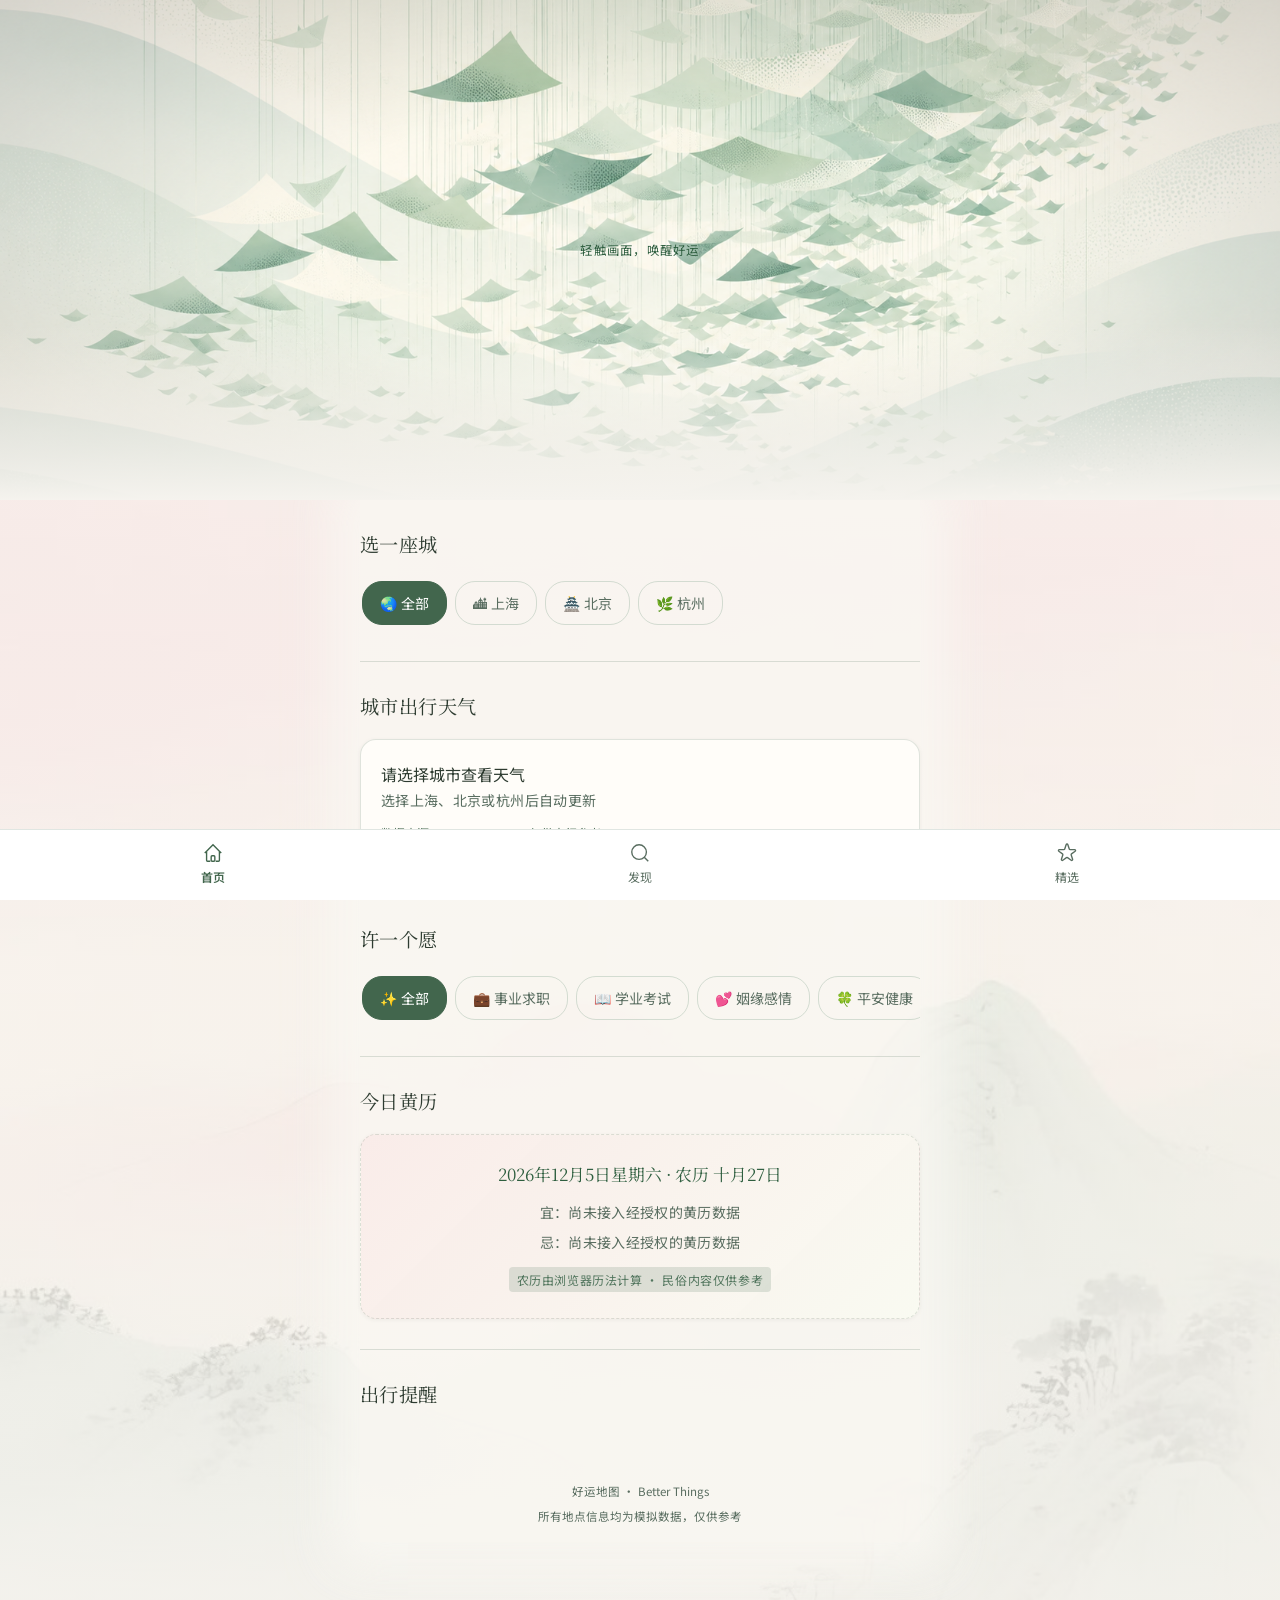
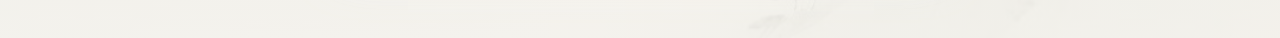
<file: index.html>
<!DOCTYPE html>
<html lang="zh-CN">
<head>
  <meta charset="UTF-8">
  <meta name="viewport" content="width=device-width, initial-scale=1.0, viewport-fit=cover">
  <title>好运地图 · Better Things</title>
  <link rel="stylesheet" href="https://fonts.googleapis.com/css2?family=ZCOOL+XiaoWei&family=Noto+Serif+SC:wght@300;400;700&family=Noto+Sans+SC:wght@300;400&display=swap">
  <link rel="stylesheet" href="css/style.css">
</head>
<body>

  <!-- ═══ Hero: integrated from demo-intro.html ═══ -->
  <section class="hero" id="hero">
    <div class="hero-bg"></div>
    <div class="hero-vignette"></div>
    <div class="hero-fade"></div>
    <div class="hero-content">
      <p class="tap-hint">轻触画面，唤醒好运</p>
    </div>
  </section>

  <!-- ═══ Main Content ═══ -->
  <div class="page-wrapper">
    <div class="container">

      <!-- 选城市 -->
      <section class="section reveal" id="citySection">
        <h2 class="section-title">选一座城</h2>
        <div class="chip-row" id="cityChips"></div>
      </section>

      <!-- 实时出行天气：保留原有 Hero 与页面样式 -->
      <section class="section reveal" id="weatherSection">
        <h2 class="section-title">城市出行天气</h2>
        <div class="card" id="weatherCard" aria-live="polite">
          <p id="weatherTitle">请选择城市查看天气</p>
          <p id="weatherDetails" class="almanac-row">选择上海、北京或杭州后自动更新</p>
          <p id="weatherUpdated" class="text-sage" style="font-size:.75rem;margin-top:8px;">数据来源：Open-Meteo · 仅供出行参考</p>
        </div>
      </section>

      <!-- 选愿望 -->
      <section class="section reveal" id="wishSection">
        <h2 class="section-title">许一个愿</h2>
        <div class="chip-row" id="wishChips"></div>
      </section>

      <!-- 推荐地点 -->
      <section class="section reveal" id="recommendSection" style="display:none;">
        <div style="display:flex;align-items:center;justify-content:space-between;">
          <h2 class="section-title" style="margin-bottom:0;">为你推荐</h2>
          <a href="discover.html" class="text-sage" style="font-size:0.82rem;">查看更多 →</a>
        </div>
        <div id="recommendList" class="mt-16"></div>
      </section>

      <!-- 今日黄历占位 -->
      <section class="section reveal">
        <h2 class="section-title">今日黄历</h2>
        <div class="card almanac-card">
          <p class="almanac-date" id="almanacDate"></p>
          <p class="almanac-row" id="almanacYi"></p>
          <p class="almanac-row" id="almanacJi"></p>
          <p class="almanac-row" id="lunarReminder" style="display:none;"></p>
          <p class="mock-badge mt-8" id="almanacSource">农历由浏览器历法计算 · 宜忌尚未接入</p>
        </div>
      </section>

      <!-- 最新出行提醒 -->
      <section class="section reveal">
        <h2 class="section-title">出行提醒</h2>
        <div id="travelTips"></div>
      </section>

      <!-- Footer -->
      <footer style="text-align:center;padding:24px 0 16px;color:var(--ink-muted);font-size:0.72rem;">
        <p>好运地图 · Better Things</p>
        <p style="margin-top:4px;">所有地点信息均为模拟数据，仅供参考</p>
      </footer>

    </div>
  </div>

  <!-- ═══ Tab Bar ═══ -->
  <nav class="tab-bar">
    <a href="index.html" class="tab-item active">
      <svg viewBox="0 0 24 24" fill="none" stroke="currentColor"><path d="M3 12l2-2m0 0l7-7 7 7M5 10v10a1 1 0 001 1h3m10-11l2 2m-2-2v10a1 1 0 01-1 1h-3m-4 0a1 1 0 01-1-1v-4a1 1 0 011-1h2a1 1 0 011 1v4a1 1 0 01-1 1h-2z"/></svg>
      <span>首页</span>
    </a>
    <a href="discover.html" class="tab-item">
      <svg viewBox="0 0 24 24" fill="none" stroke="currentColor"><circle cx="11" cy="11" r="8"/><path d="M21 21l-4.35-4.35"/></svg>
      <span>发现</span>
    </a>
    <a href="weekly.html" class="tab-item">
      <svg viewBox="0 0 24 24" fill="none" stroke="currentColor"><path d="M11.049 2.927c.3-.921 1.603-.921 1.902 0l1.519 4.674a1 1 0 00.95.69h4.915c.969 0 1.371 1.24.588 1.81l-3.976 2.888a1 1 0 00-.363 1.118l1.518 4.674c.3.922-.755 1.688-1.538 1.118l-3.976-2.888a1 1 0 00-1.176 0l-3.976 2.888c-.783.57-1.838-.197-1.538-1.118l1.518-4.674a1 1 0 00-.363-1.118l-3.976-2.888c-.784-.57-.38-1.81.588-1.81h4.914a1 1 0 00.951-.69l1.519-4.674z"/></svg>
      <span>精选</span>
    </a>
  </nav>

  <script src="js/data.js"></script>
  <script src="js/app.js"></script>
  <script src="js/live-data.js"></script>
  <script src="js/calendar.js"></script>
  <script src="js/index.js"></script>
</body>
</html>
</file>
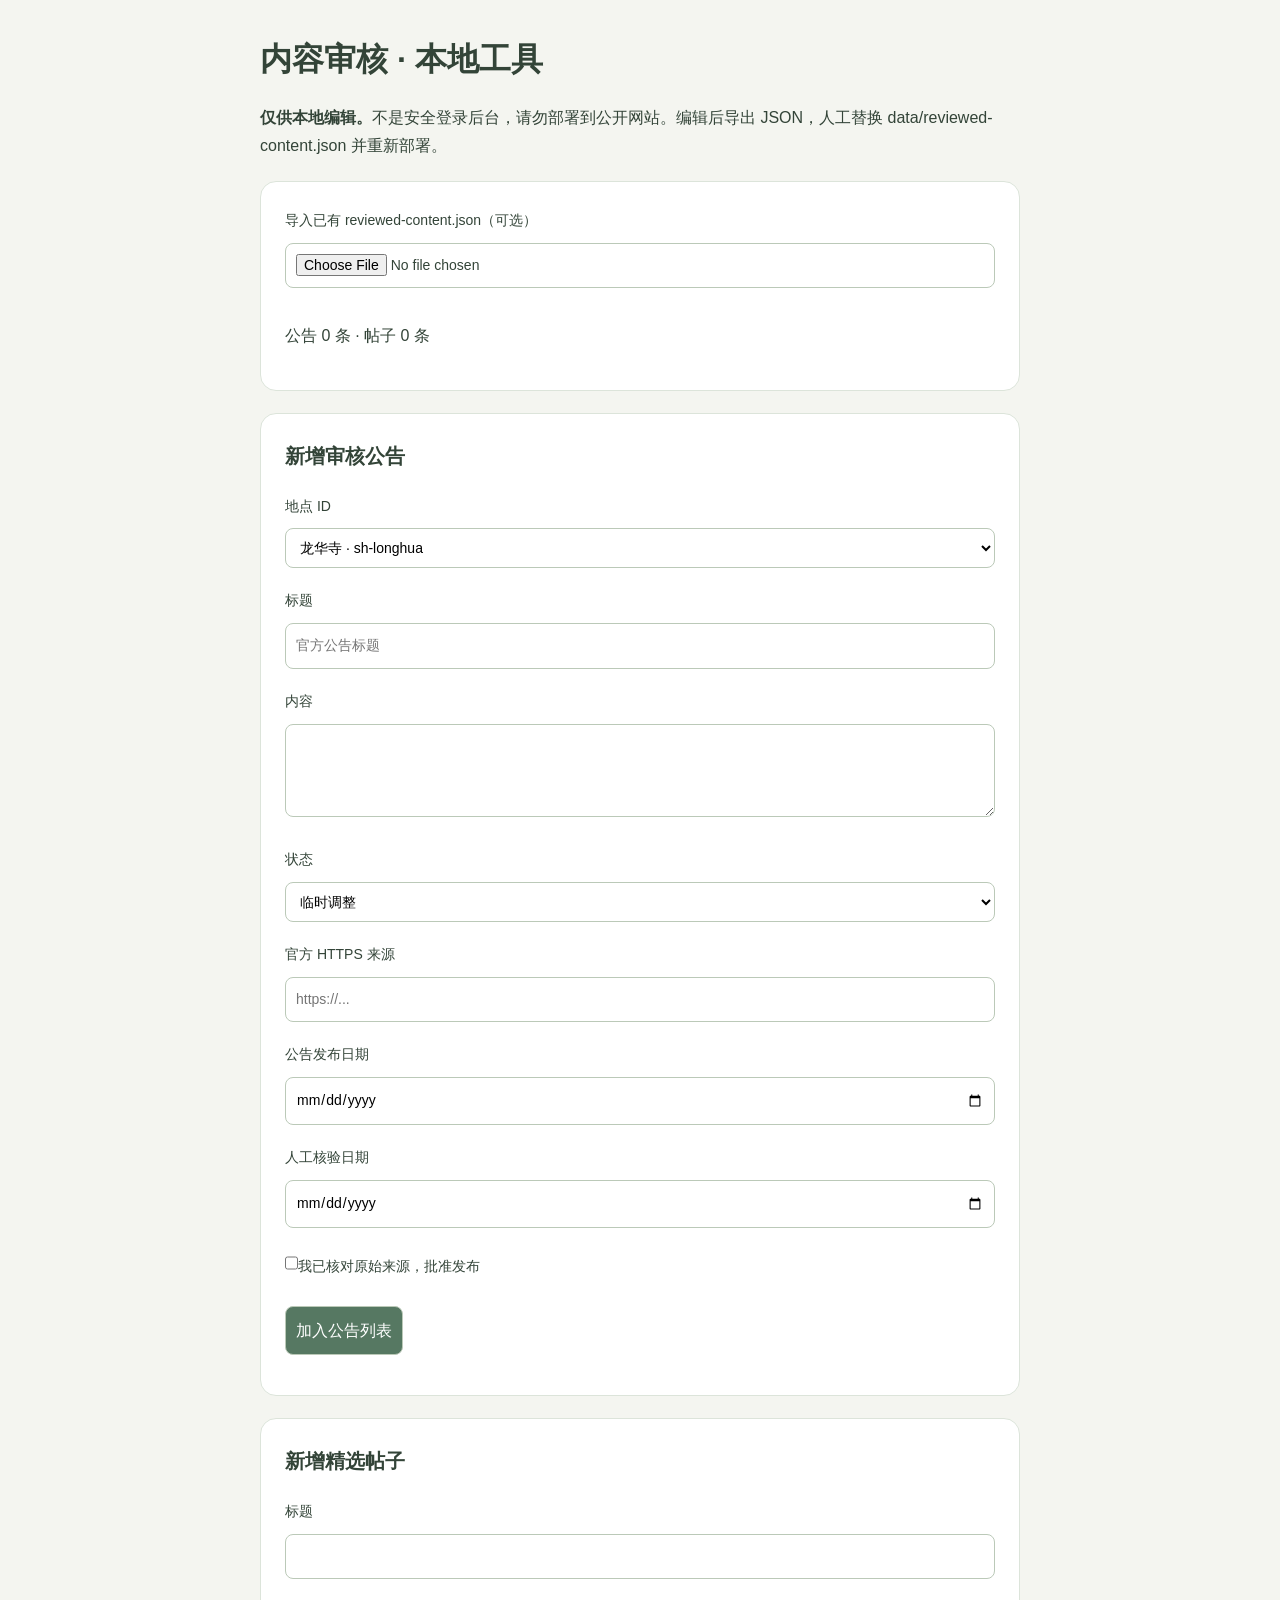
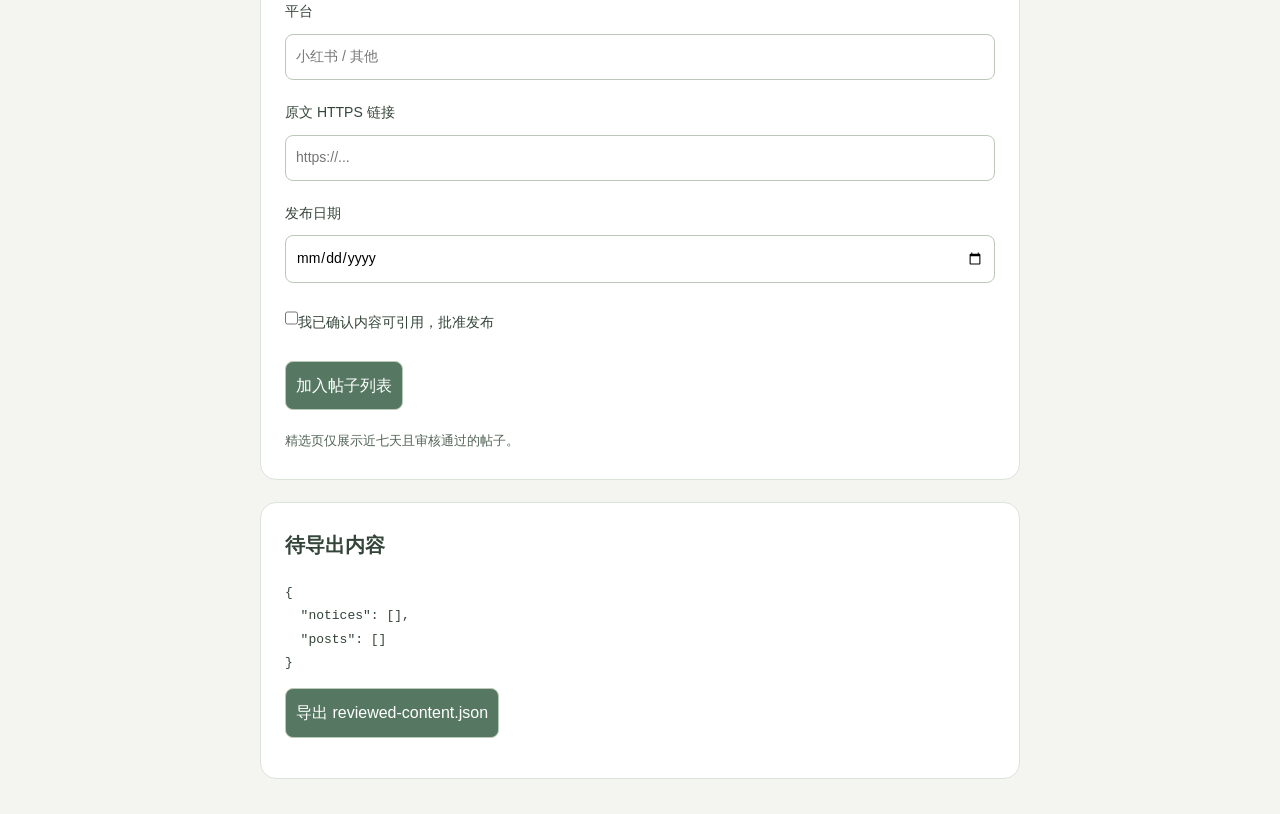
<file: admin-local.html>
<!DOCTYPE html><html lang="zh-CN"><head><meta charset="utf-8"><meta name="viewport" content="width=device-width,initial-scale=1"><title>好运地图 · 本地内容审核工具</title><style>body{font-family:system-ui,sans-serif;max-width:760px;margin:35px auto;padding:0 20px;background:#f4f5f0;color:#334438}textarea,input,select,button{font:inherit;box-sizing:border-box;padding:10px;border:1px solid #bbc9b8;border-radius:8px;background:white}input,textarea,select{width:100%;margin:6px 0 14px}button{cursor:pointer;background:#567862;color:white}section{background:white;padding:22px;border-radius:16px;margin:18px 0}label{font-size:14px}p{line-height:1.7}small{color:#66766a}
body{font-family:-apple-system,BlinkMacSystemFont,'PingFang SC','Microsoft YaHei',sans-serif;line-height:1.8}h1{font-size:clamp(24px,5vw,32px);line-height:1.5}h2{font-size:20px;margin:0 0 18px}section{padding:24px;margin:22px 0;border:1px solid #dce4da}label{line-height:1.7}input,textarea,select{min-width:0;max-width:100%;margin:8px 0 18px}button{min-height:44px;max-width:100%;white-space:normal}p,small,label{overflow-wrap:anywhere}small{color:#526457}input[type=checkbox]{min-height:18px;vertical-align:middle}*:focus-visible{outline:3px solid #42664d;outline-offset:3px}@media(max-width:400px){body{margin:24px auto;padding:0 14px}section{padding:18px}}
</style></head><body><h1>内容审核 · 本地工具</h1><p><strong>仅供本地编辑。</strong>不是安全登录后台，请勿部署到公开网站。编辑后导出 JSON，人工替换 data/reviewed-content.json 并重新部署。</p><section><label>导入已有 reviewed-content.json（可选）<input id="file" type="file" accept="application/json,.json"></label><p id="counts">公告 0 条 · 帖子 0 条</p></section><section><h2>新增审核公告</h2><label>地点 ID <select id="place"></select></label><label>标题<input id="ntitle" placeholder="官方公告标题"></label><label>内容<textarea id="ncontent" rows="3"></textarea></label><label>状态<select id="status"><option value="adjusted">临时调整</option><option value="closed">暂停开放</option><option value="normal">正常开放（需官方确认）</option></select></label><label>官方 HTTPS 来源<input id="nurl" type="url" placeholder="https://..."></label><label>公告发布日期<input id="published" type="date"></label><label>人工核验日期<input id="verified" type="date"></label><label><input id="napproved" type="checkbox" style="width:auto">我已核对原始来源，批准发布</label><p><button id="addNotice">加入公告列表</button></p></section><section><h2>新增精选帖子</h2><label>标题<input id="ptitle"></label><label>平台<input id="platform" placeholder="小红书 / 其他"></label><label>原文 HTTPS 链接<input id="purl" type="url" placeholder="https://..."></label><label>发布日期<input id="pdate" type="date"></label><label><input id="papproved" type="checkbox" style="width:auto">我已确认内容可引用，批准发布</label><p><button id="addPost">加入帖子列表</button></p><small>精选页仅展示近七天且审核通过的帖子。</small></section><section><h2>待导出内容</h2><pre id="preview" style="white-space:pre-wrap;overflow-wrap:anywhere"></pre><button id="download">导出 reviewed-content.json</button><p id="message" role="status"></p></section><script src="js/data.js"></script><script src="js/admin-local.js"></script></body></html>
</file>
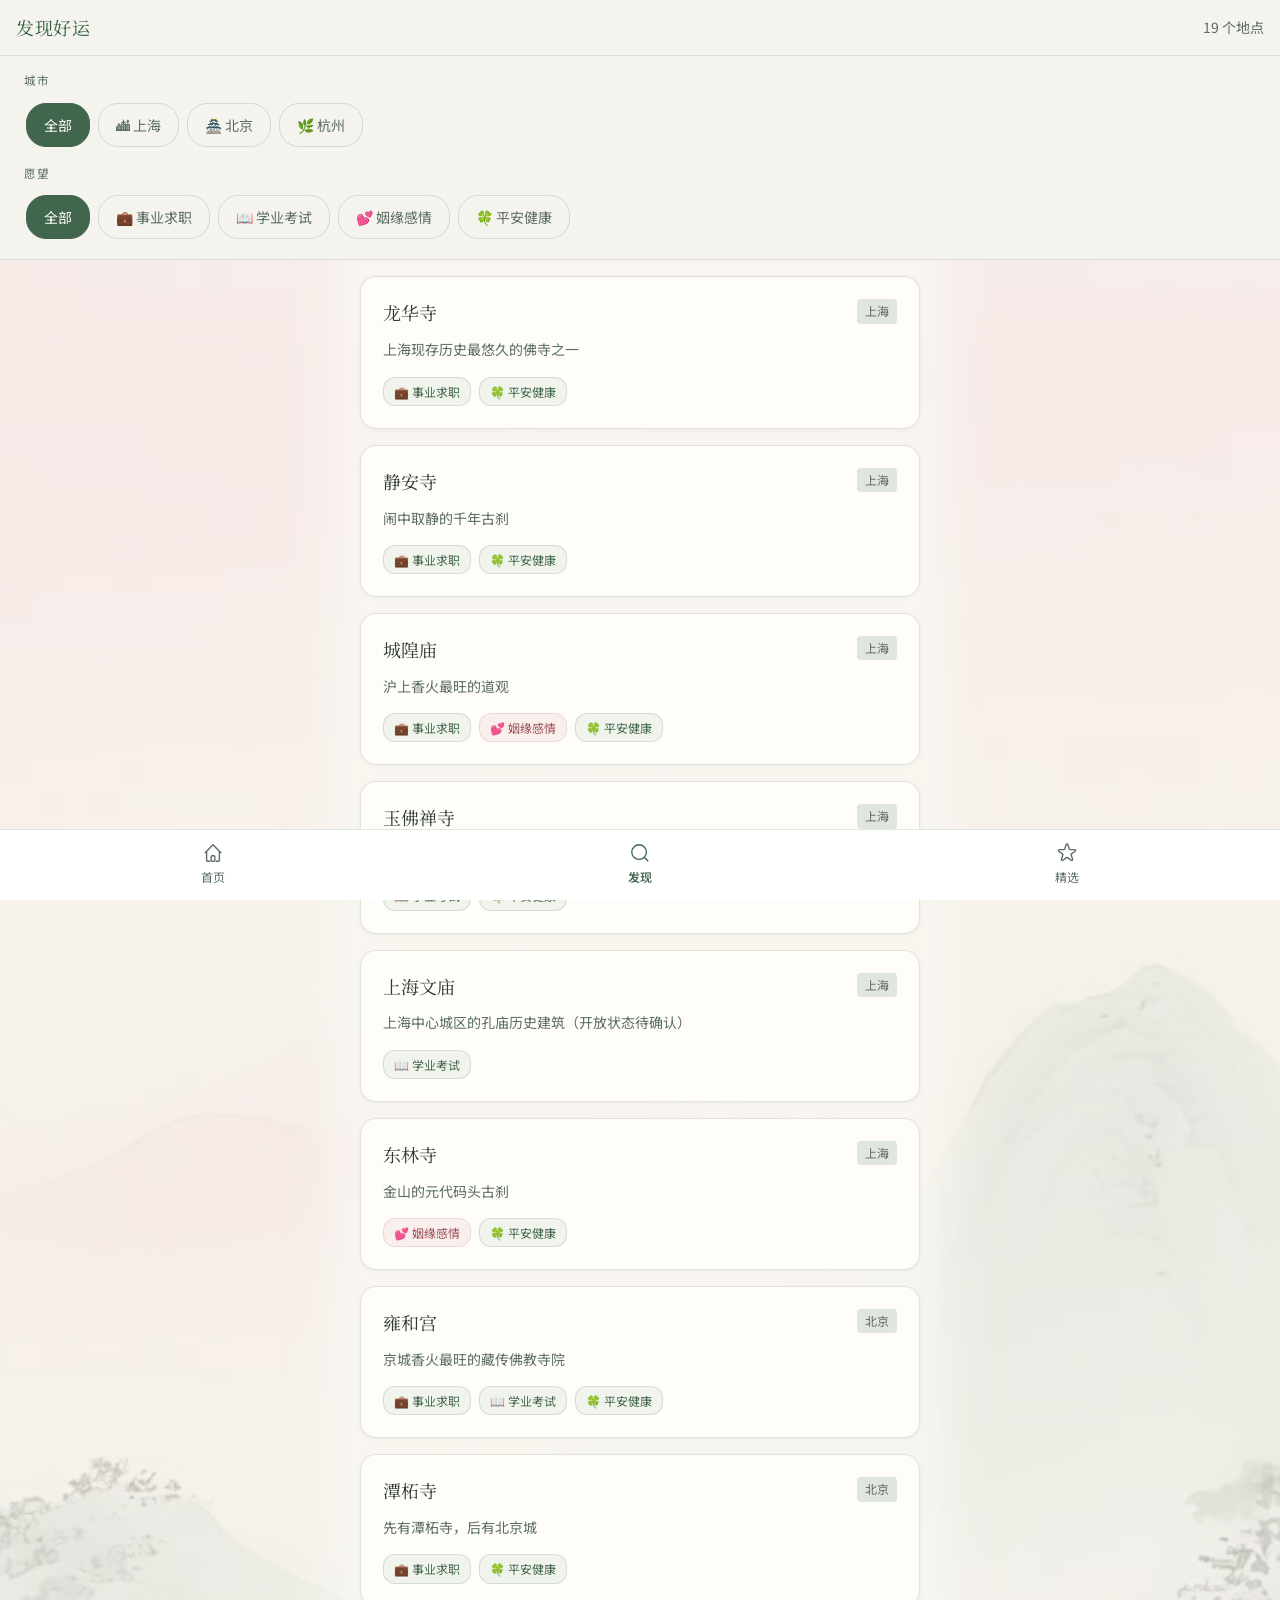
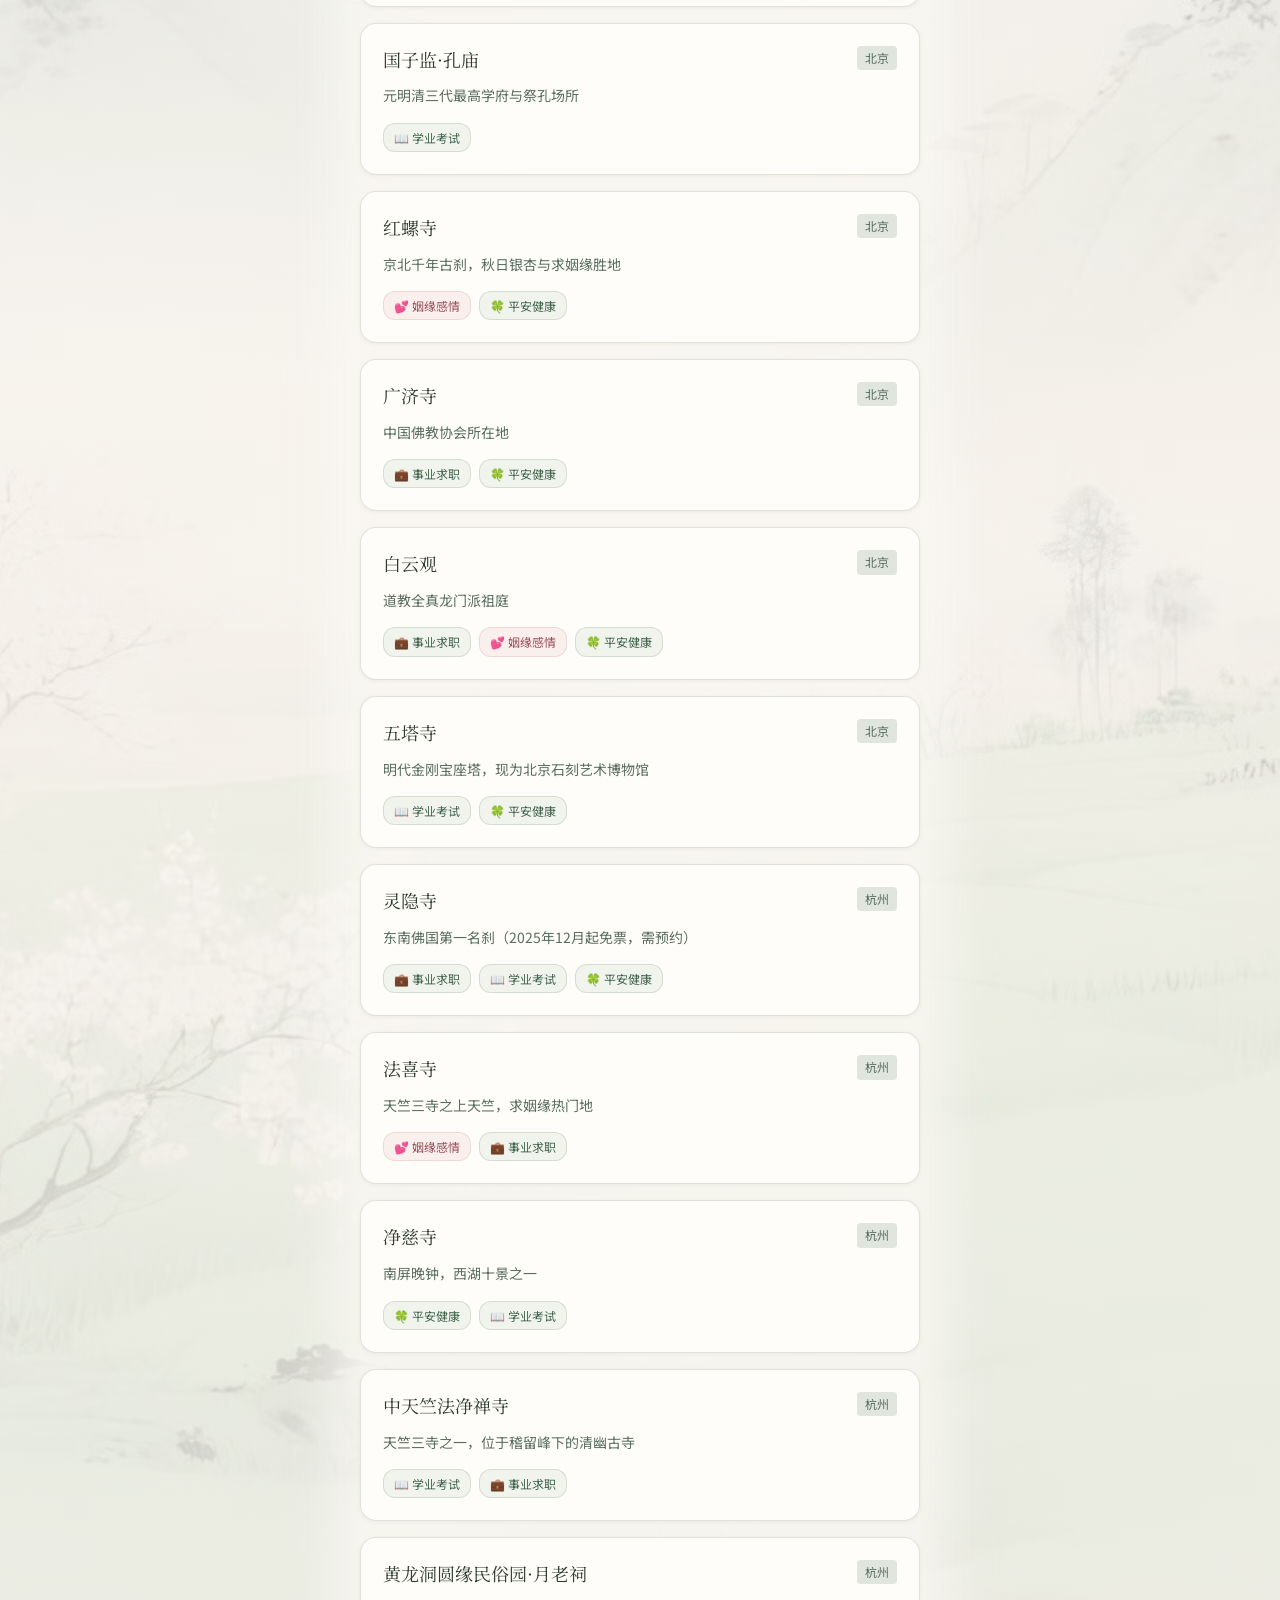
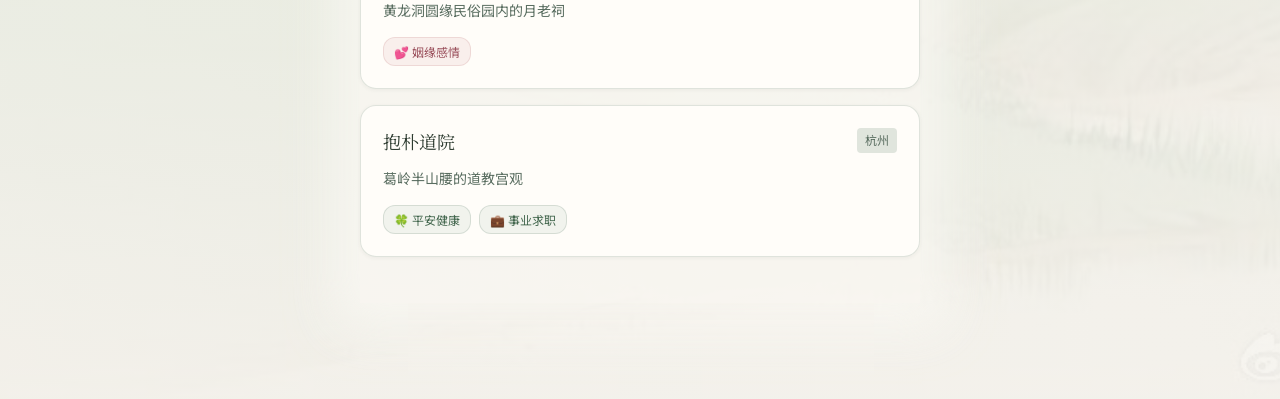
<file: discover.html>
<!DOCTYPE html>
<html lang="zh-CN">
<head>
  <meta charset="UTF-8">
  <meta name="viewport" content="width=device-width, initial-scale=1.0, viewport-fit=cover">
  <title>发现 · 好运地图</title>
  <link rel="stylesheet" href="https://fonts.googleapis.com/css2?family=ZCOOL+XiaoWei&family=Noto+Serif+SC:wght@300;400;700&family=Noto+Sans+SC:wght@300;400&display=swap">
  <link rel="stylesheet" href="css/style.css">
</head>
<body>

  <!-- Top Nav -->
  <header class="top-nav">
    <span class="top-nav-title">发现好运</span>
    <span class="text-muted" id="resultCount"></span>
  </header>

  <!-- Filter Bar -->
  <div class="filter-bar">
    <div class="filter-group">
      <div class="filter-label">城市</div>
      <div class="chip-row" id="filterCity"></div>
    </div>
    <div class="filter-group">
      <div class="filter-label">愿望</div>
      <div class="chip-row" id="filterWish"></div>
    </div>
  </div>

  <!-- Results -->
  <div class="page-wrapper">
    <div class="container">
      <section class="section" style="padding-top:16px;">
        <div id="placeList"></div>
        <div id="emptyState" class="empty-state" style="display:none;">
          <div class="empty-state-icon">🍃</div>
          <p class="empty-state-text">暂无匹配的好运地点</p>
        </div>
      </section>
    </div>
  </div>

  <!-- Tab Bar -->
  <nav class="tab-bar">
    <a href="index.html" class="tab-item">
      <svg viewBox="0 0 24 24" fill="none" stroke="currentColor"><path d="M3 12l2-2m0 0l7-7 7 7M5 10v10a1 1 0 001 1h3m10-11l2 2m-2-2v10a1 1 0 01-1 1h-3m-4 0a1 1 0 01-1-1v-4a1 1 0 011-1h2a1 1 0 011 1v4a1 1 0 01-1 1h-2z"/></svg>
      <span>首页</span>
    </a>
    <a href="discover.html" class="tab-item active">
      <svg viewBox="0 0 24 24" fill="none" stroke="currentColor"><circle cx="11" cy="11" r="8"/><path d="M21 21l-4.35-4.35"/></svg>
      <span>发现</span>
    </a>
    <a href="weekly.html" class="tab-item">
      <svg viewBox="0 0 24 24" fill="none" stroke="currentColor"><path d="M11.049 2.927c.3-.921 1.603-.921 1.902 0l1.519 4.674a1 1 0 00.95.69h4.915c.969 0 1.371 1.24.588 1.81l-3.976 2.888a1 1 0 00-.363 1.118l1.518 4.674c.3.922-.755 1.688-1.538 1.118l-3.976-2.888a1 1 0 00-1.176 0l-3.976 2.888c-.783.57-1.838-.197-1.538-1.118l1.518-4.674a1 1 0 00-.363-1.118l-3.976-2.888c-.784-.57-.38-1.81.588-1.81h4.914a1 1 0 00.951-.69l1.519-4.674z"/></svg>
      <span>精选</span>
    </a>
  </nav>

  <script src="js/data.js"></script>
  <script src="js/app.js"></script>
  <script src="js/discover.js"></script>
</body>
</html>
</file>
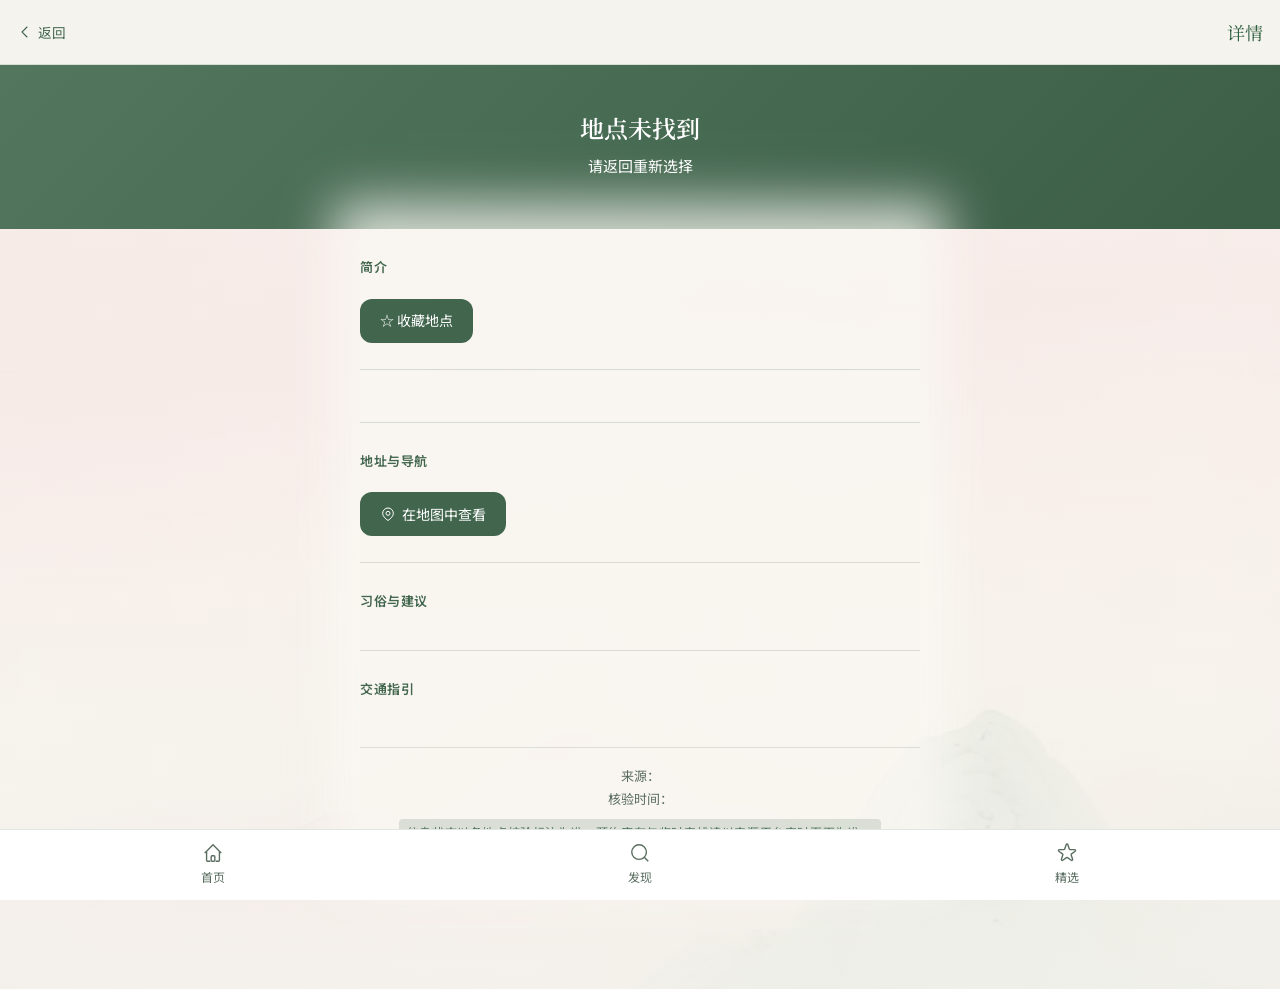
<file: place.html>
<!DOCTYPE html>
<html lang="zh-CN">
<head>
  <meta charset="UTF-8">
  <meta name="viewport" content="width=device-width, initial-scale=1.0, viewport-fit=cover">
  <title>地点详情 · 好运地图</title>
  <link rel="stylesheet" href="https://fonts.googleapis.com/css2?family=ZCOOL+XiaoWei&family=Noto+Serif+SC:wght@300;400;700&family=Noto+Sans+SC:wght@300;400&display=swap">
  <link rel="stylesheet" href="css/style.css">
</head>
<body>

  <!-- Top Nav -->
  <header class="top-nav">
    <button class="top-nav-back" onclick="history.back()">
      <svg viewBox="0 0 24 24" fill="none" stroke="currentColor" stroke-width="1.5"><path d="M15 19l-7-7 7-7"/></svg>
      返回
    </button>
    <span class="top-nav-title" id="navTitle">详情</span>
  </header>

  <!-- Detail Hero -->
  <div class="detail-hero" id="detailHero">
    <h1 class="detail-hero-name" id="placeName">加载中…</h1>
    <p class="detail-hero-subtitle" id="placeSubtitle"></p>
    <div class="detail-hero-tags" id="placeTags"></div>
  </div>

  <!-- Detail Content -->
  <div class="page-wrapper">
    <div class="container">

      <!-- 简介 -->
      <section class="detail-section" id="descSection">
        <div class="detail-label">简介</div>
        <p class="detail-text" id="placeDesc"></p>
        <button type="button" class="map-btn" id="favoriteBtn" aria-pressed="false">☆ 收藏地点</button>
      </section>

      <!-- 开放资讯 -->
      <section class="detail-section" id="openSection">
        <div id="bookingInfo"></div>
        <div id="noticeList"></div>
      </section>

      <!-- 地图导航 -->
      <section class="detail-section" id="mapSection">
        <div class="detail-label">地址与导航</div>
        <p class="detail-text" id="placeAddress"></p>
        <button class="map-btn" id="mapBtn" onclick="openMap()">
          <svg viewBox="0 0 24 24" fill="none" stroke="currentColor" stroke-width="1.5"><path d="M17.657 16.657L13.414 20.9a1.998 1.998 0 01-2.827 0l-4.244-4.243a8 8 0 1111.314 0z"/><path d="M15 11a3 3 0 11-6 0 3 3 0 016 0z"/></svg>
          在地图中查看
        </button>
      </section>

      <!-- 习俗建议 -->
      <section class="detail-section" id="customsSection">
        <div class="detail-label">习俗与建议</div>
        <ul class="detail-list" id="placeCustoms"></ul>
      </section>

      <!-- 交通 -->
      <section class="detail-section" id="transportSection">
        <div class="detail-label">交通指引</div>
        <p class="detail-text" id="placeTransport"></p>
      </section>

      <!-- 数据来源 -->
      <div class="detail-source">
        <p>来源：<span id="placeSource"></span></p>
        <p>核验时间：<span id="placeVerified"></span></p>
        <p class="mock-badge mt-8">信息状态以各地点核验标注为准；预约库存与临时安排请以来源平台实时页面为准。</p>
      </div>

    </div>
  </div>

  <!-- Tab Bar -->
  <nav class="tab-bar">
    <a href="index.html" class="tab-item">
      <svg viewBox="0 0 24 24" fill="none" stroke="currentColor"><path d="M3 12l2-2m0 0l7-7 7 7M5 10v10a1 1 0 001 1h3m10-11l2 2m-2-2v10a1 1 0 01-1 1h-3m-4 0a1 1 0 01-1-1v-4a1 1 0 011-1h2a1 1 0 011 1v4a1 1 0 01-1 1h-2z"/></svg>
      <span>首页</span>
    </a>
    <a href="discover.html" class="tab-item">
      <svg viewBox="0 0 24 24" fill="none" stroke="currentColor"><circle cx="11" cy="11" r="8"/><path d="M21 21l-4.35-4.35"/></svg>
      <span>发现</span>
    </a>
    <a href="weekly.html" class="tab-item">
      <svg viewBox="0 0 24 24" fill="none" stroke="currentColor"><path d="M11.049 2.927c.3-.921 1.603-.921 1.902 0l1.519 4.674a1 1 0 00.95.69h4.915c.969 0 1.371 1.24.588 1.81l-3.976 2.888a1 1 0 00-.363 1.118l1.518 4.674c.3.922-.755 1.688-1.538 1.118l-3.976-2.888a1 1 0 00-1.176 0l-3.976 2.888c-.783.57-1.838-.197-1.538-1.118l1.518-4.674a1 1 0 00-.363-1.118l-3.976-2.888c-.784-.57-.38-1.81.588-1.81h4.914a1 1 0 00.951-.69l1.519-4.674z"/></svg>
      <span>精选</span>
    </a>
  </nav>

  <script src="js/data.js"></script>
  <script src="js/app.js"></script>
  <script src="js/booking.js"></script>
  <script src="js/notices.js"></script>
  <script src="js/reviewed-data.js"></script>
  <script src="js/reviewed-bootstrap.js"></script>
</body>
</html>
</file>
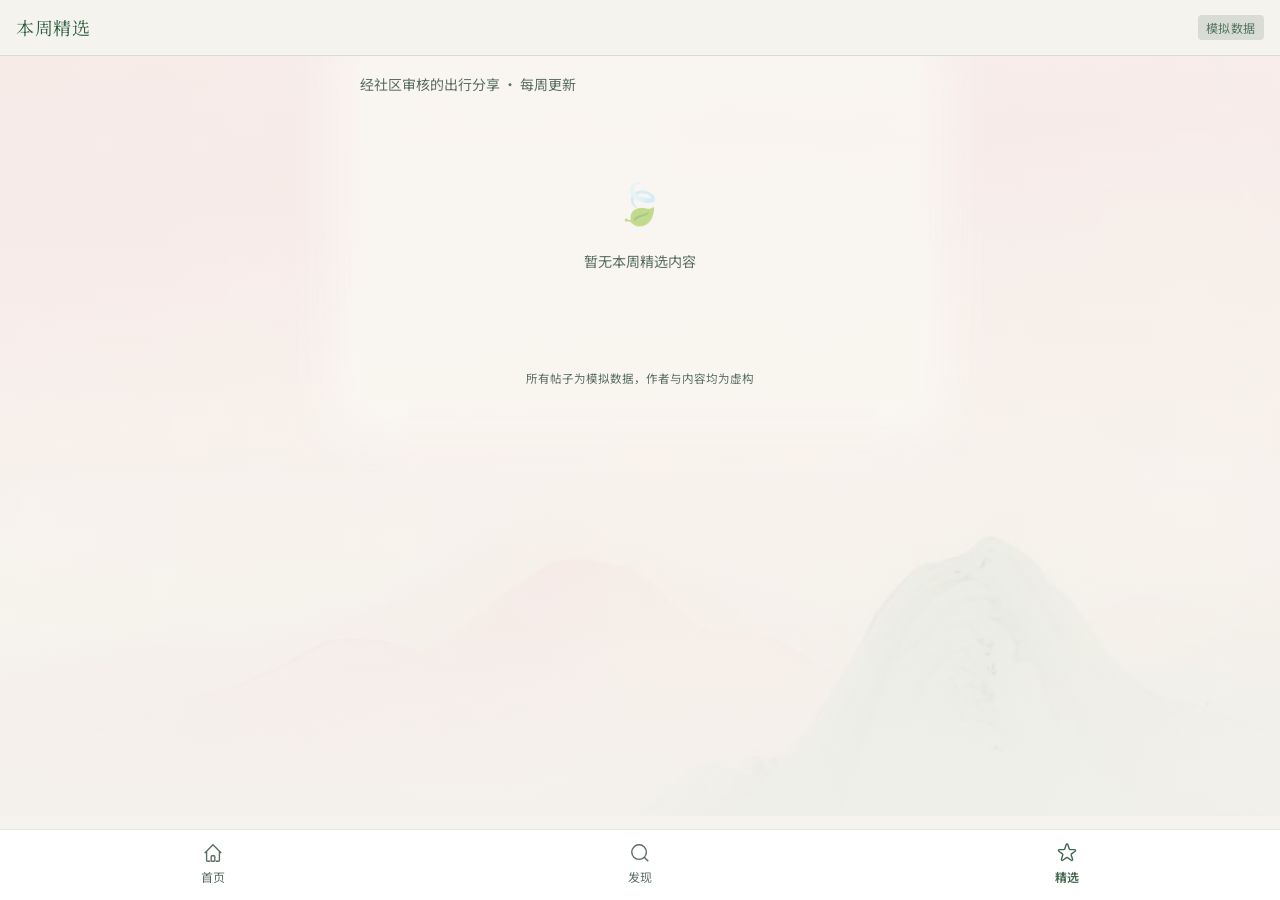
<file: weekly.html>
<!DOCTYPE html>
<html lang="zh-CN">
<head>
  <meta charset="UTF-8">
  <meta name="viewport" content="width=device-width, initial-scale=1.0, viewport-fit=cover">
  <title>本周精选 · 好运地图</title>
  <link rel="stylesheet" href="https://fonts.googleapis.com/css2?family=ZCOOL+XiaoWei&family=Noto+Serif+SC:wght@300;400;700&family=Noto+Sans+SC:wght@300;400&display=swap">
  <link rel="stylesheet" href="css/style.css">
</head>
<body>

  <!-- Top Nav -->
  <header class="top-nav">
    <span class="top-nav-title">本周精选</span>
    <span class="mock-badge">模拟数据</span>
  </header>

  <!-- Content -->
  <div class="page-wrapper">
    <div class="container">

      <section class="section" style="padding-top:16px;">
        <p class="section-subtitle">经社区审核的出行分享 · 每周更新</p>
        <div id="weeklyList"></div>
      </section>

      <footer style="text-align:center;padding:16px 0;color:var(--ink-muted);font-size:0.72rem;">
        <p>所有帖子为模拟数据，作者与内容均为虚构</p>
      </footer>

    </div>
  </div>

  <!-- Tab Bar -->
  <nav class="tab-bar">
    <a href="index.html" class="tab-item">
      <svg viewBox="0 0 24 24" fill="none" stroke="currentColor"><path d="M3 12l2-2m0 0l7-7 7 7M5 10v10a1 1 0 001 1h3m10-11l2 2m-2-2v10a1 1 0 01-1 1h-3m-4 0a1 1 0 01-1-1v-4a1 1 0 011-1h2a1 1 0 011 1v4a1 1 0 01-1 1h-2z"/></svg>
      <span>首页</span>
    </a>
    <a href="discover.html" class="tab-item">
      <svg viewBox="0 0 24 24" fill="none" stroke="currentColor"><circle cx="11" cy="11" r="8"/><path d="M21 21l-4.35-4.35"/></svg>
      <span>发现</span>
    </a>
    <a href="weekly.html" class="tab-item active">
      <svg viewBox="0 0 24 24" fill="none" stroke="currentColor"><path d="M11.049 2.927c.3-.921 1.603-.921 1.902 0l1.519 4.674a1 1 0 00.95.69h4.915c.969 0 1.371 1.24.588 1.81l-3.976 2.888a1 1 0 00-.363 1.118l1.518 4.674c.3.922-.755 1.688-1.538 1.118l-3.976-2.888a1 1 0 00-1.176 0l-3.976 2.888c-.783.57-1.838-.197-1.538-1.118l1.518-4.674a1 1 0 00-.363-1.118l-3.976-2.888c-.784-.57-.38-1.81.588-1.81h4.914a1 1 0 00.951-.69l1.519-4.674z"/></svg>
      <span>精选</span>
    </a>
  </nav>

  <script src="js/data.js"></script>
  <script src="js/app.js"></script>
  <script src="js/reviewed-data.js"></script>
  <script src="js/reviewed-bootstrap.js"></script>
</body>
</html>
</file>
<file: css/style.css>
/**
 * Better Things · 好运地图
 * Unified stylesheet — mobile-first, sage-green palette
 */

/* ═══════════ Design Tokens ═══════════ */
:root {
  --sage: #7A9E87;
  --sage-light: #A8C5B2;
  --sage-deep: #5B7D65;
  --ink: #2D3B30;
  --ink-green: #2E5E3F;
  --ink-muted: #6B7D6F;
  --paper: #F5F3EE;
  --paper-warm: #FAF8F3;
  --paper-card: #FFFFFF;
  --glow: rgba(255,255,255,0.85);
  --border: rgba(122,158,135,0.15);
  --border-strong: rgba(122,158,135,0.3);
  --shadow-sm: 0 1px 4px rgba(45,59,48,0.06);
  --shadow-md: 0 4px 16px rgba(45,59,48,0.08);
  --shadow-lg: 0 8px 32px rgba(45,59,48,0.1);
  --radius-sm: 8px;
  --radius-md: 12px;
  --radius-lg: 16px;
  --radius-xl: 20px;
  --love-color: #C27C7C;
  --font-display: 'ZCOOL XiaoWei', 'Noto Serif SC', serif;
  --font-body: 'Dengxian', '等线', 'Noto Sans SC', -apple-system, BlinkMacSystemFont, sans-serif;
  --ease-out: cubic-bezier(0.22, 1, 0.36, 1);
  color-scheme: light;
}

@media (prefers-color-scheme: dark) {
  :root:not([data-theme="light"]) {
    --sage: #6B9B78;
    --sage-light: #4A7D5A;
    --sage-deep: #8AB896;
    --ink: #E0E8E2;
    --ink-green: #8AB896;
    --ink-muted: #98A99C;
    --paper: #151D17;
    --paper-warm: #1A231C;
    --paper-card: #1E2A21;
    --glow: rgba(200,230,210,0.7);
    --border: rgba(107,155,120,0.2);
    --border-strong: rgba(107,155,120,0.35);
    --shadow-sm: 0 1px 4px rgba(0,0,0,0.2);
    --shadow-md: 0 4px 16px rgba(0,0,0,0.25);
    --shadow-lg: 0 8px 32px rgba(0,0,0,0.3);
    --love-color: #D9A0A0;
    color-scheme: dark;
  }
}
:root[data-theme="dark"] {
  --sage: #6B9B78;
  --sage-light: #4A7D5A;
  --sage-deep: #8AB896;
  --ink: #E0E8E2;
  --ink-green: #8AB896;
  --ink-muted: #98A99C;
  --paper: #151D17;
  --paper-warm: #1A231C;
  --paper-card: #1E2A21;
  --glow: rgba(200,230,210,0.7);
  --border: rgba(107,155,120,0.2);
  --border-strong: rgba(107,155,120,0.35);
  --shadow-sm: 0 1px 4px rgba(0,0,0,0.2);
  --shadow-md: 0 4px 16px rgba(0,0,0,0.25);
  --shadow-lg: 0 8px 32px rgba(0,0,0,0.3);
  --love-color: #D9A0A0;
  color-scheme: dark;
}

/* ═══════════ Reset & Base ═══════════ */
*, *::before, *::after {
  box-sizing: border-box;
  margin: 0;
  padding: 0;
}

html {
  -webkit-text-size-adjust: 100%;
  scroll-behavior: smooth;
}

body {
  background: var(--paper);
  color: var(--ink);
  font-family: var(--font-body);
  font-weight: 300;
  line-height: 1.7;
  overflow-x: hidden;
  min-height: 100vh;
  -webkit-font-smoothing: antialiased;
}

a {
  color: var(--sage-deep);
  text-decoration: none;
  transition: color 0.2s ease;
}
a:hover { color: var(--ink-green); }

img { max-width: 100%; height: auto; display: block; }

/* ═══════════ Layout ═══════════ */
.page-wrapper {
  padding: 0 16px;
  padding-bottom: calc(72px + env(safe-area-inset-bottom, 0px));
}

.container {
  max-width: 480px;
  margin: 0 auto;
}

.section {
  padding: 28px 0;
}

.section + .section {
  border-top: 1px solid var(--border);
}

/* ═══════════ Typography ═══════════ */
.section-title {
  font-family: var(--font-display);
  font-size: 1.15rem;
  font-weight: 400;
  color: var(--ink);
  margin-bottom: 16px;
  letter-spacing: 0.02em;
}

.section-subtitle {
  font-size: 0.8rem;
  color: var(--ink-muted);
  margin-bottom: 20px;
  font-weight: 300;
}

.text-muted {
  color: var(--ink-muted);
  font-size: 0.82rem;
}

.text-sage {
  color: var(--sage-deep);
}

.mock-badge {
  display: inline-block;
  font-size: 0.65rem;
  color: var(--sage);
  background: var(--border);
  padding: 2px 8px;
  border-radius: 4px;
  font-weight: 400;
  letter-spacing: 0.05em;
  vertical-align: middle;
}

/* ═══════════ Top Navbar ═══════════ */
.top-nav {
  position: sticky;
  top: 0;
  z-index: 90;
  background: var(--paper);
  border-bottom: 1px solid var(--border);
  padding: 12px 16px;
  display: flex;
  align-items: center;
  justify-content: space-between;
  backdrop-filter: blur(12px);
  -webkit-backdrop-filter: blur(12px);
}

.top-nav-title {
  font-family: var(--font-display);
  font-size: 1.1rem;
  color: var(--ink-green);
  letter-spacing: 0.04em;
}

.top-nav-back {
  display: flex;
  align-items: center;
  gap: 4px;
  font-size: 0.85rem;
  color: var(--sage-deep);
  cursor: pointer;
  border: none;
  background: none;
  font-family: var(--font-body);
  padding: 4px 0;
}

.top-nav-back svg {
  width: 18px;
  height: 18px;
}

/* ═══════════ Bottom Tab Bar ═══════════ */
.tab-bar {
  position: fixed;
  bottom: 0;
  left: 0;
  right: 0;
  z-index: 100;
  background: var(--paper-card);
  border-top: 1px solid var(--border);
  display: flex;
  justify-content: space-around;
  padding: 8px 0;
  padding-bottom: calc(8px + env(safe-area-inset-bottom, 0px));
}

.tab-item {
  display: flex;
  flex-direction: column;
  align-items: center;
  gap: 2px;
  text-decoration: none;
  color: var(--ink-muted);
  font-size: 0.68rem;
  padding: 4px 12px;
  transition: color 0.2s ease;
  -webkit-tap-highlight-color: transparent;
}

.tab-item.active {
  color: var(--sage-deep);
}

.tab-item svg {
  width: 22px;
  height: 22px;
  stroke-width: 1.5;
}

/* ═══════════ Chip / Pill Selectors ═══════════ */
.chip-row {
  display: flex;
  gap: 8px;
  overflow-x: auto;
  scrollbar-width: none;
  -ms-overflow-style: none;
  padding: 2px 0;
  -webkit-overflow-scrolling: touch;
}
.chip-row::-webkit-scrollbar { display: none; }

.chip {
  flex-shrink: 0;
  padding: 7px 16px;
  border-radius: 20px;
  border: 1px solid var(--border-strong);
  background: transparent;
  color: var(--ink-muted);
  font-size: 0.82rem;
  font-family: var(--font-body);
  font-weight: 300;
  cursor: pointer;
  transition: all 0.25s var(--ease-out);
  white-space: nowrap;
  -webkit-tap-highlight-color: transparent;
}

.chip:hover {
  border-color: var(--sage);
  color: var(--sage-deep);
}

.chip.active {
  background: var(--sage);
  color: #fff;
  border-color: var(--sage);
  font-weight: 400;
}

.chip-emoji {
  margin-right: 4px;
}

/* ═══════════ Cards ═══════════ */
.card {
  background: var(--paper-card);
  border-radius: var(--radius-lg);
  border: 1px solid var(--border);
  padding: 20px;
  transition: transform 0.2s var(--ease-out), box-shadow 0.2s ease;
}

.card:hover {
  box-shadow: var(--shadow-md);
}

.card-clickable {
  cursor: pointer;
  display: block;
  text-decoration: none;
  color: inherit;
}

.card-clickable:active {
  transform: scale(0.985);
}

/* Place card */
.place-card {
  padding: 16px 18px;
  margin-bottom: 12px;
}

.place-card-header {
  display: flex;
  align-items: flex-start;
  justify-content: space-between;
  margin-bottom: 8px;
}

.place-card-name {
  font-family: var(--font-display);
  font-size: 1.05rem;
  color: var(--ink);
  line-height: 1.4;
}

.place-card-city {
  font-size: 0.72rem;
  color: var(--ink-muted);
  background: var(--border);
  padding: 2px 8px;
  border-radius: 4px;
  flex-shrink: 0;
  margin-left: 8px;
}

.place-card-subtitle {
  font-size: 0.82rem;
  color: var(--ink-muted);
  margin-bottom: 10px;
  line-height: 1.5;
}

.place-card-tags {
  display: flex;
  flex-wrap: wrap;
  gap: 6px;
}

.wish-tag {
  font-size: 0.72rem;
  padding: 3px 10px;
  border-radius: 12px;
  background: rgba(122,158,135,0.1);
  color: var(--sage-deep);
  border: 1px solid var(--border);
}

.wish-tag[data-wish="love"] {
  background: rgba(194,124,124,0.1);
  color: var(--love-color);
  border-color: rgba(194,124,124,0.2);
}

/* ═══════════ Almanac Card ═══════════ */
.almanac-card {
  background: linear-gradient(135deg, var(--paper-warm), var(--paper-card));
  border: 1px dashed var(--border-strong);
  text-align: center;
  padding: 24px 20px;
}

.almanac-date {
  font-family: var(--font-display);
  font-size: 1.05rem;
  color: var(--ink-green);
  margin-bottom: 12px;
}

.almanac-row {
  font-size: 0.82rem;
  color: var(--ink-muted);
  margin-bottom: 4px;
  letter-spacing: 0.08em;
}

/* ═══════════ Travel Tips ═══════════ */
.tip-item {
  display: flex;
  align-items: flex-start;
  gap: 10px;
  padding: 12px 0;
}

.tip-item + .tip-item {
  border-top: 1px solid var(--border);
}

.tip-icon {
  font-size: 1.2rem;
  flex-shrink: 0;
  margin-top: 1px;
}

.tip-text {
  font-size: 0.84rem;
  color: var(--ink);
  line-height: 1.6;
}

/* ═══════════ Place Detail Page ═══════════ */
.detail-hero {
  background: linear-gradient(135deg, var(--sage), var(--sage-deep));
  color: #fff;
  padding: 40px 20px 32px;
  margin: 0 -16px;
  text-align: center;
}

.detail-hero-name {
  /* Use a conventional CJK text face here. ZCOOL XiaoWei has unusually wide
     visual side bearings for this short heading on some browsers/devices. */
  font-family: 'Noto Serif SC', 'Songti SC', 'SimSun', serif !important;
  font-size: 1.5rem;
  font-weight: 600;
  line-height: 1.4;
  margin-bottom: 6px;
  letter-spacing: normal !important;
  word-spacing: normal !important;
  font-kerning: none;
  text-indent: 0;
  white-space: normal;
  text-align: center;
}

.detail-hero-subtitle {
  font-size: 0.88rem;
  opacity: 0.85;
  font-weight: 300;
}

.detail-hero-tags {
  display: flex;
  justify-content: center;
  flex-wrap: wrap;
  gap: 6px;
  margin-top: 14px;
}

.detail-hero-tags .wish-tag {
  background: rgba(255,255,255,0.15);
  border-color: rgba(255,255,255,0.25);
  color: #fff;
}

.detail-section {
  padding: 20px 0;
}

.detail-section + .detail-section {
  border-top: 1px solid var(--border);
}

.detail-label {
  font-size: 0.75rem;
  color: var(--sage-deep);
  text-transform: uppercase;
  letter-spacing: 0.12em;
  margin-bottom: 8px;
  font-weight: 400;
}

.detail-text {
  font-size: 0.88rem;
  color: var(--ink);
  line-height: 1.7;
}

.detail-list {
  list-style: none;
  padding: 0;
}

.detail-list li {
  font-size: 0.86rem;
  color: var(--ink);
  padding: 6px 0;
  padding-left: 16px;
  position: relative;
  line-height: 1.6;
}

.detail-list li::before {
  content: '·';
  position: absolute;
  left: 0;
  color: var(--sage);
  font-weight: 700;
}

/* Map button */
.map-btn {
  display: inline-flex;
  align-items: center;
  gap: 6px;
  padding: 10px 20px;
  background: var(--sage);
  color: #fff;
  border: none;
  border-radius: var(--radius-md);
  font-size: 0.85rem;
  font-family: var(--font-body);
  cursor: pointer;
  transition: background 0.2s ease;
  margin-top: 8px;
}
.map-btn:hover { background: var(--sage-deep); }
.map-btn svg { width: 16px; height: 16px; }

/* Source footer */
.detail-source {
  font-size: 0.75rem;
  color: var(--ink-muted);
  padding: 16px 0;
  text-align: center;
  border-top: 1px solid var(--border);
  margin-top: 8px;
}

/* ═══════════ Weekly Picks ═══════════ */
.weekly-card {
  padding: 16px 18px;
  margin-bottom: 12px;
}

.weekly-card-meta {
  display: flex;
  align-items: center;
  justify-content: space-between;
  margin-bottom: 8px;
}

.weekly-card-author {
  font-size: 0.78rem;
  color: var(--ink-muted);
}

.weekly-card-date {
  font-size: 0.72rem;
  color: var(--ink-muted);
}

.weekly-card-title {
  font-family: var(--font-display);
  font-size: 1rem;
  color: var(--ink);
  margin-bottom: 8px;
  line-height: 1.5;
}

.weekly-card-excerpt {
  font-size: 0.84rem;
  color: var(--ink-muted);
  line-height: 1.65;
  margin-bottom: 10px;
}

.weekly-card-footer {
  display: flex;
  align-items: center;
  justify-content: space-between;
}

.weekly-card-place {
  font-size: 0.75rem;
  color: var(--sage-deep);
}

.verified-badge {
  font-size: 0.68rem;
  color: var(--sage);
  background: rgba(122,158,135,0.1);
  padding: 2px 8px;
  border-radius: 4px;
}

/* ═══════════ Empty State ═══════════ */
.empty-state {
  text-align: center;
  padding: 48px 20px;
  color: var(--ink-muted);
}

.empty-state-icon {
  font-size: 2.5rem;
  margin-bottom: 12px;
  opacity: 0.5;
}

.empty-state-text {
  font-size: 0.88rem;
}

/* ═══════════ Filter Bar (Discover) ═══════════ */
.filter-bar {
  position: sticky;
  top: 49px;
  z-index: 80;
  background: var(--paper);
  padding: 12px 0;
  border-bottom: 1px solid var(--border);
  margin: 0 -16px;
  padding-left: 16px;
  padding-right: 16px;
}

.filter-label {
  font-size: 0.72rem;
  color: var(--ink-muted);
  margin-bottom: 8px;
  letter-spacing: 0.06em;
}

.filter-group + .filter-group {
  margin-top: 10px;
}

/* ═══════════ Hero Section (Index) ═══════════ */
.hero {
  position: relative;
  height: 70vh;
  min-height: 420px;
  max-height: 600px;
  display: flex;
  flex-direction: column;
  align-items: center;
  justify-content: center;
  overflow: hidden;
  cursor: pointer;
  margin: 0 -16px;
  -webkit-tap-highlight-color: transparent;
}

.hero-bg {
  position: absolute;
  inset: 0;
  z-index: 0;
  background: url('../assets/hero-bg.png') center center / cover no-repeat;
  transition: transform 1.2s var(--ease-out);
}
.hero.revealed .hero-bg {
  transform: scale(1.03);
}

.hero-vignette {
  position: absolute;
  inset: 0;
  z-index: 1;
  background: radial-gradient(ellipse at center, transparent 40%, rgba(0,0,0,0.15) 100%);
  pointer-events: none;
}

.hero-fade {
  position: absolute;
  bottom: 0;
  left: 0;
  right: 0;
  height: 35%;
  z-index: 1;
  background: linear-gradient(to bottom, transparent, var(--paper));
  pointer-events: none;
}

.hero-content {
  position: relative;
  z-index: 10;
  text-align: center;
  padding: 0 24px;
}

.hero-brand {
  font-family: var(--font-display);
  font-size: 1.8rem;
  color: var(--ink-green);
  text-shadow: 0 2px 16px var(--glow);
  margin-bottom: 8px;
  opacity: 0;
  animation: fadeRise 1s ease 0.3s forwards;
}

.tap-hint {
  font-family: var(--font-body);
  font-size: 0.78rem;
  font-weight: 300;
  color: var(--sage);
  letter-spacing: 0.1em;
  opacity: 0;
  animation: fadeRise 1s ease 0.8s forwards, pulse 3s ease-in-out 1.8s infinite;
  text-shadow: 0 1px 8px var(--glow);
}

.city-bubble {
  position: absolute;
  z-index: 20;
  font-family: var(--font-display);
  font-weight: 400;
  color: var(--ink-green);
  opacity: 0;
  pointer-events: none;
  white-space: nowrap;
  text-shadow: 0 1px 12px var(--glow), 0 0 30px var(--glow);
  transition: none;
}
.city-bubble.show {
  animation: cityFloat var(--dur, 2.5s) var(--ease-out) var(--delay, 0s) forwards;
}

.ripple {
  position: absolute;
  z-index: 15;
  border-radius: 50%;
  border: 1.5px solid var(--sage);
  opacity: 0;
  pointer-events: none;
  animation: rippleExpand 1.8s var(--ease-out) forwards;
}

/* ═══════════ Keyframes ═══════════ */
@keyframes fadeRise {
  from { opacity: 0; transform: translateY(12px); }
  to   { opacity: 1; transform: translateY(0); }
}

@keyframes pulse {
  0%, 100% { opacity: 0.6; }
  50%      { opacity: 1; }
}

@keyframes cityFloat {
  0%   { opacity: 0; transform: translateY(30px) scale(0.7); filter: blur(4px); }
  30%  { opacity: 1; filter: blur(0px); }
  100% { opacity: 1; transform: translateY(0) scale(1); filter: blur(0px); }
}

@keyframes rippleExpand {
  0%   { width: 0; height: 0; opacity: 0.6; }
  100% { width: 300px; height: 300px; margin-left: -150px; margin-top: -150px; opacity: 0; }
}

@keyframes fadeIn {
  from { opacity: 0; transform: translateY(8px); }
  to   { opacity: 1; transform: translateY(0); }
}

/* ═══════════ Scroll Reveal ═══════════ */
.reveal {
  opacity: 0;
  transform: translateY(16px);
  transition: opacity 0.5s ease, transform 0.5s var(--ease-out);
}
.reveal.visible {
  opacity: 1;
  transform: translateY(0);
}

/* ═══════════ Utilities ═══════════ */
.mt-8  { margin-top: 8px; }
.mt-16 { margin-top: 16px; }
.mt-24 { margin-top: 24px; }
.mb-8  { margin-bottom: 8px; }
.mb-16 { margin-bottom: 16px; }
.gap-12 { gap: 12px; }

/* ═══════════ Responsive (larger phones / small tablets) ═══════════ */
@media (min-width: 480px) {
  .page-wrapper { padding: 0 24px; }
  .hero { margin: 0 -24px; }
  .filter-bar { margin: 0 -24px; padding-left: 24px; padding-right: 24px; }
  .detail-hero { margin: 0 -24px; }
}

@media (min-width: 768px) {
  .container { max-width: 560px; }
  .hero { max-height: 500px; }
}

/* V0.6 visual refinement: structure, content and behavior preserved. */
:root {
  --font-body: -apple-system, BlinkMacSystemFont, 'PingFang SC', 'Microsoft YaHei', 'Noto Sans SC', sans-serif;
  --font-display: 'Songti SC', 'STSong', 'Noto Serif SC', 'SimSun', serif;
  --sage: #52765e;
  --sage-deep: #42664d;
  --ink-muted: #596d60;
  --border: rgba(82,118,94,.18);
}
body { font-weight:400; line-height:1.8; }
button, input, textarea, select { font-family:var(--font-body); }
button { font-weight:400; }
.page-wrapper {
  padding-bottom:calc(96px + env(safe-area-inset-bottom, 0px));
}
.section { padding:30px 0; }
.section-title { font-size:1.2rem; line-height:1.5; letter-spacing:.025em; margin-bottom:18px; }
.section-subtitle { font-size:.875rem; font-weight:400; line-height:1.75; }
.text-muted { font-size:.875rem; }
.card { box-shadow:var(--shadow-sm); }
.place-card, .weekly-card { padding:22px; margin-bottom:16px; }
.place-card-header { gap:12px; margin-bottom:10px; }
.place-card-name { min-width:0; font-size:1.125rem; line-height:1.55; overflow-wrap:anywhere; }
.place-card-city { margin-left:0; font-size:.75rem; line-height:1.7; }
.place-card-subtitle { font-size:.875rem; line-height:1.8; margin-bottom:14px; }
.place-card-tags { gap:8px; }
.wish-tag { font-size:.75rem; line-height:1.6; padding:4px 10px; max-width:100%; overflow-wrap:anywhere; }
.chip { min-height:44px; font-weight:400; padding:9px 17px; font-size:.875rem; }
.chip-row { padding:4px 2px 6px; }
.chip.active { background:var(--sage-deep); border-color:var(--sage-deep); color:#fff; }
.top-nav { min-height:56px; gap:16px; }
.top-nav-title { min-width:0; overflow-wrap:anywhere; font-size:1.125rem; line-height:1.5; }
.top-nav-back { flex-shrink:0; min-height:40px; }
.tab-item { min-height:48px; min-width:64px; font-size:.75rem; }
.tab-item.active { font-weight:600; }
.filter-bar { top:56px; margin:0; padding:14px 16px; }
.hero, .detail-hero { margin:0; }
.hero { height:70svh; }
.tap-hint { color:var(--ink-green); font-weight:400; }
.detail-hero { padding:44px 24px 36px; background:linear-gradient(135deg,#52765e,#3c5e47); }
.detail-hero-name { font-family:var(--font-display) !important; line-height:1.55; overflow-wrap:anywhere; font-kerning:auto; }
.detail-hero-subtitle { font-size:.9375rem; font-weight:400; opacity:1; line-height:1.8; overflow-wrap:anywhere; }
.detail-section { padding:26px 0; }
.detail-label { font-size:.8125rem; letter-spacing:.04em; font-weight:600; margin-bottom:12px; }
.detail-text, .detail-list li { font-size:.9375rem; line-height:1.85; overflow-wrap:anywhere; }
.detail-source { font-size:.8125rem; line-height:1.8; overflow-wrap:anywhere; }
.mock-badge { max-width:100%; font-size:.75rem; line-height:1.75; overflow-wrap:anywhere; }
.map-btn { min-height:44px; background:var(--sage-deep); font-size:.875rem; line-height:1.6; }
.map-btn:hover { color:#fff; background:#35553e; }
.map-btn svg { flex-shrink:0; }
.weekly-card-title { font-size:1.125rem; line-height:1.6; }
.weekly-card-excerpt, .tip-text { font-size:.875rem; line-height:1.85; }
.weekly-card-meta, .weekly-card-footer { flex-wrap:wrap; gap:8px 12px; }
.weekly-card-title, .weekly-card-excerpt, .weekly-card-place, .tip-text { min-width:0; overflow-wrap:anywhere; }
.almanac-row { font-size:.875rem; letter-spacing:.025em; line-height:1.8; }
.almanac-card { padding:26px 22px; }
.almanac-date { line-height:1.65; }
a:focus-visible, button:focus-visible, input:focus-visible, select:focus-visible, textarea:focus-visible {
  outline:3px solid var(--ink-green); outline-offset:4px;
}
@media (max-width:359px) {
  .page-wrapper { padding-left:14px; padding-right:14px; }
  .place-card, .weekly-card { padding:18px 16px; }
  .detail-hero { padding-left:18px; padding-right:18px; }
  .detail-hero-name { font-size:1.375rem; }
}
@media (min-width:480px) {
  .hero, .detail-hero, .filter-bar { margin:0; }
  .filter-bar { padding-left:24px; padding-right:24px; }
}
@media (prefers-color-scheme:dark) {
  :root:not([data-theme="light"]) { --sage:#6b9b78; --sage-deep:#9bc6a6; --ink-muted:#b0bfb3; }
}
:root[data-theme="dark"] { --sage:#6b9b78; --sage-deep:#9bc6a6; --ink-muted:#b0bfb3; }
/* Solid action surfaces retain white-label contrast in both themes. */
.chip.active, .map-btn { background:#42664d; border-color:#42664d; color:#fff; }

/* Booking details: shared by every place; no additional card surfaces. */
#openSection > .detail-label { margin-bottom:20px; }
.booking-group + .booking-group { margin-top:24px; }
.booking-heading { font-family:var(--font-body); font-size:.9375rem; line-height:1.6; font-weight:600; margin-bottom:10px; }
.booking-status { border-left:2px solid var(--border-strong); padding:6px 12px; margin-bottom:12px; color:var(--ink-muted); font-size:.875rem; line-height:1.8; overflow-wrap:anywhere; }
#placeBooking .detail-text + .detail-text { margin-top:8px; color:var(--ink-muted); font-size:.875rem; }
.booking-platforms { list-style:none; padding:0; margin:0; }
.booking-platforms li { display:flex; align-items:baseline; gap:12px; padding:9px 0; font-size:.875rem; line-height:1.8; }
.booking-platform-name { flex:0 0 3em; font-weight:500; }
.booking-platform-result { min-width:0; color:var(--ink-muted); overflow-wrap:anywhere; }
.booking-note, .booking-date { color:var(--ink-muted); font-size:.8125rem; line-height:1.8; overflow-wrap:anywhere; }
.booking-note { margin-top:10px; }
.booking-date { margin-top:22px; padding-top:12px; border-top:1px solid var(--border); font-variant-numeric:tabular-nums; }
#noticeList:empty { display:none; }
@media(max-width:359px) { .booking-platforms li { gap:8px; } }

/* Booking V1: one compact module, cards only for actionable platform links. */
.booking-info { min-width:0; }
.booking-info .booking-group { margin-top:20px; }
.booking-info .booking-status { font-size:1.125rem; font-weight:600; color:var(--ink); margin-bottom:10px; }
.booking-platform-grid { display:grid; grid-template-columns:repeat(2,minmax(0,1fr)); gap:10px; }
.booking-platform-card { display:flex; align-items:center; min-height:48px; padding:12px; border:1px solid var(--border); border-radius:var(--radius-sm); background:var(--paper-card); font-size:.875rem; line-height:1.7; overflow-wrap:anywhere; }
.booking-official-link { display:inline-flex; min-height:44px; align-items:center; font-size:.9375rem; font-weight:500; text-decoration:underline; text-underline-offset:4px; overflow-wrap:anywhere; }
.booking-history { margin-top:12px; font-size:.8125rem; color:var(--ink-muted); }
.booking-history summary { cursor:pointer; padding:6px 0; }
.booking-history .detail-text { margin-top:8px; }
.booking-info p { overflow-wrap:anywhere; }
@media(max-width:359px) { .booking-platform-grid { grid-template-columns:minmax(0,1fr); } }

/* Landscape paper: supplied reference artwork; Hero remains unchanged. */
.page-wrapper {
  background-color:var(--paper);
  background-image:linear-gradient(180deg,rgba(249,245,239,.68),rgba(249,245,239,.76) 48%,rgba(245,243,238,.87)),url('../assets/landscape-reference.png');
  background-position:center top;
  background-size:cover;
  background-repeat:no-repeat;
  min-height:calc(100svh - 140px);
}
.page-wrapper > .container {
  background:rgba(250,248,243,.78);
  box-shadow:0 0 48px 26px rgba(250,248,243,.78);
}
.page-wrapper .card { background:rgba(255,253,249,.96); border-color:rgba(66,102,77,.17); }
.page-wrapper .almanac-card { background:linear-gradient(135deg,rgba(249,235,232,.96),rgba(249,250,241,.97)); }
.page-wrapper .section + .section, .page-wrapper .detail-section + .detail-section { border-top-color:rgba(66,102,77,.18); }
.page-wrapper .detail-label { color:#42664d; }
.page-wrapper .wish-tag[data-wish="love"] { color:#9c525e; background:rgba(201,136,146,.12); }
@media(prefers-color-scheme:dark) {
  :root:not([data-theme="light"]) .page-wrapper { background-image:linear-gradient(rgba(21,29,23,.91),rgba(21,29,23,.94)),url('../assets/landscape-reference.png'); }
  :root:not([data-theme="light"]) .page-wrapper > .container { background:rgba(26,35,28,.87); box-shadow:0 0 48px 26px rgba(26,35,28,.87); }
  :root:not([data-theme="light"]) .page-wrapper .card { background:var(--paper-card); }
  :root:not([data-theme="light"]) .page-wrapper .almanac-card { background:var(--paper-card); }
  :root:not([data-theme="light"]) .page-wrapper .detail-label { color:var(--sage-deep); }
  :root:not([data-theme="light"]) .page-wrapper .wish-tag[data-wish="love"] { color:var(--love-color); }
}
:root[data-theme="dark"] .page-wrapper { background-image:linear-gradient(rgba(21,29,23,.91),rgba(21,29,23,.94)),url('../assets/landscape-reference.png'); }
:root[data-theme="dark"] .page-wrapper > .container { background:rgba(26,35,28,.87); box-shadow:0 0 48px 26px rgba(26,35,28,.87); }
:root[data-theme="dark"] .page-wrapper .card, :root[data-theme="dark"] .page-wrapper .almanac-card { background:var(--paper-card); }
:root[data-theme="dark"] .page-wrapper .detail-label { color:var(--sage-deep); }
:root[data-theme="dark"] .page-wrapper .wish-tag[data-wish="love"] { color:var(--love-color); }
</file>
